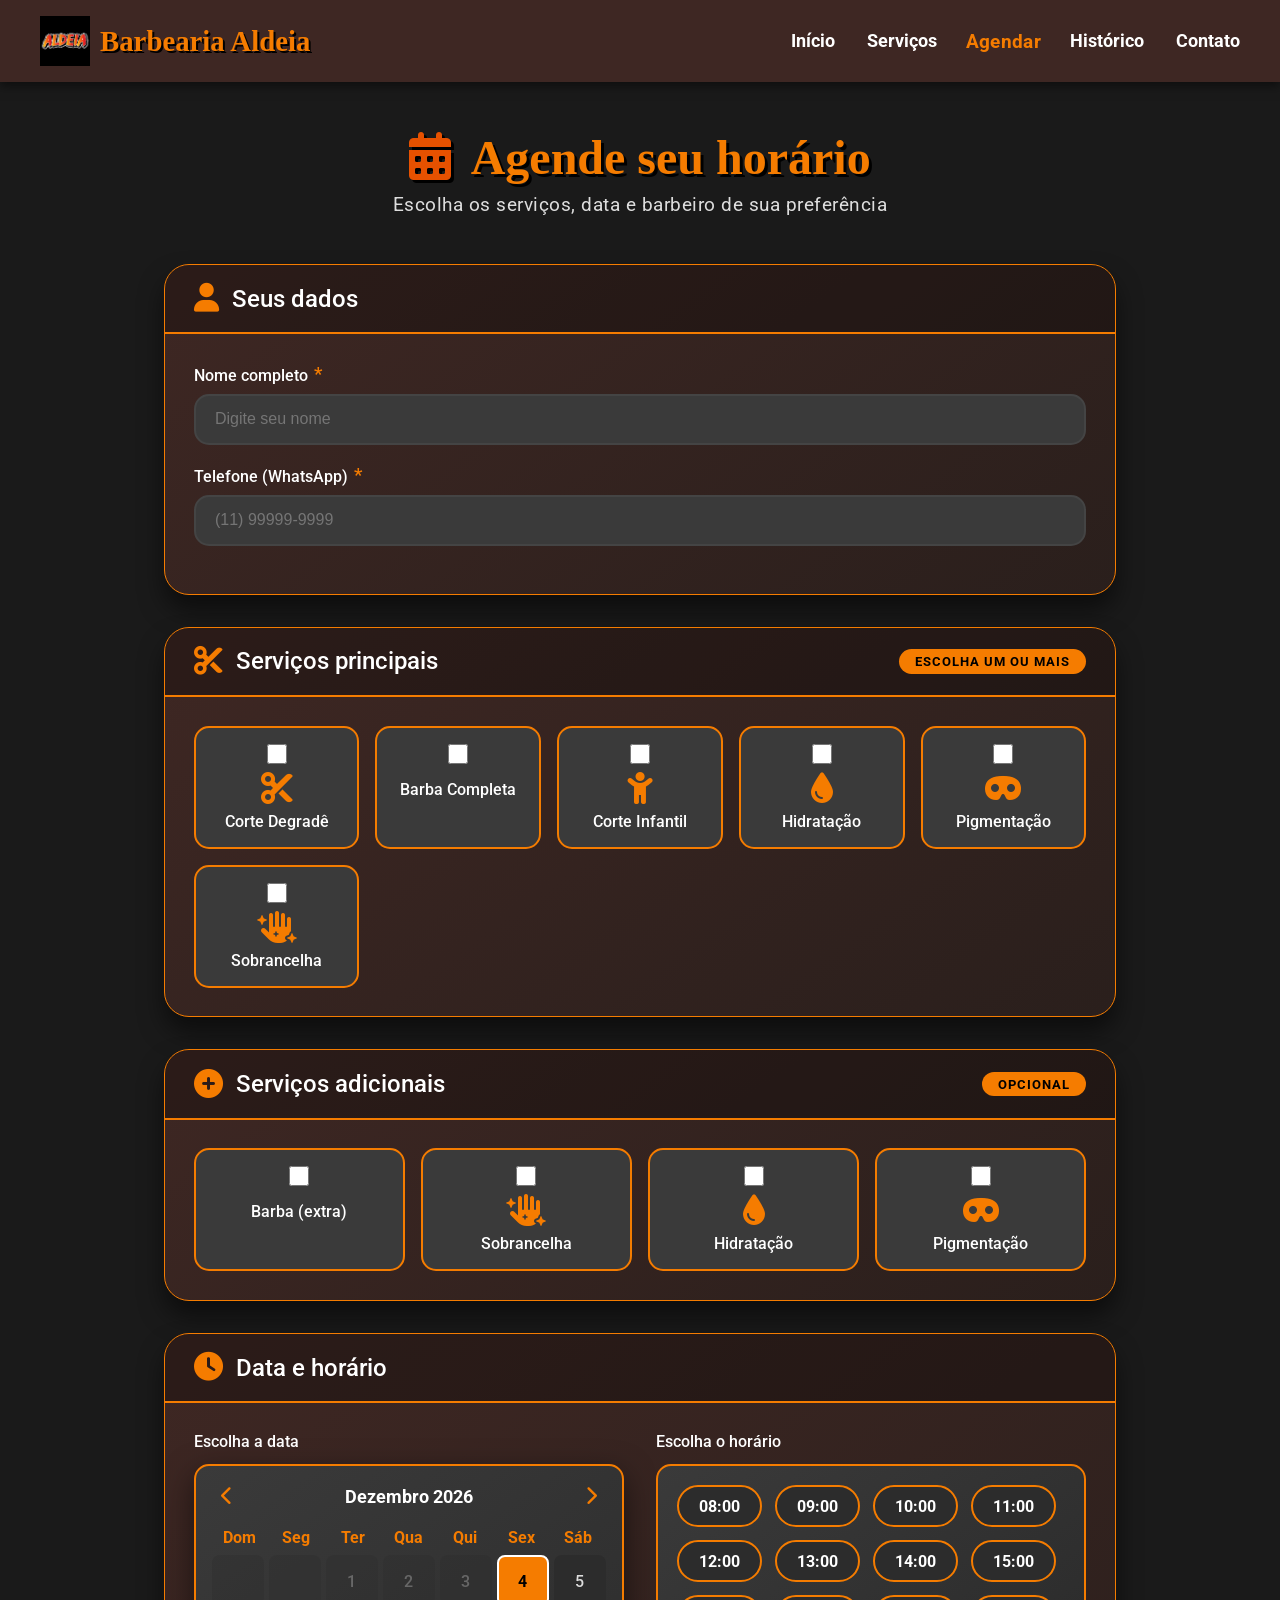
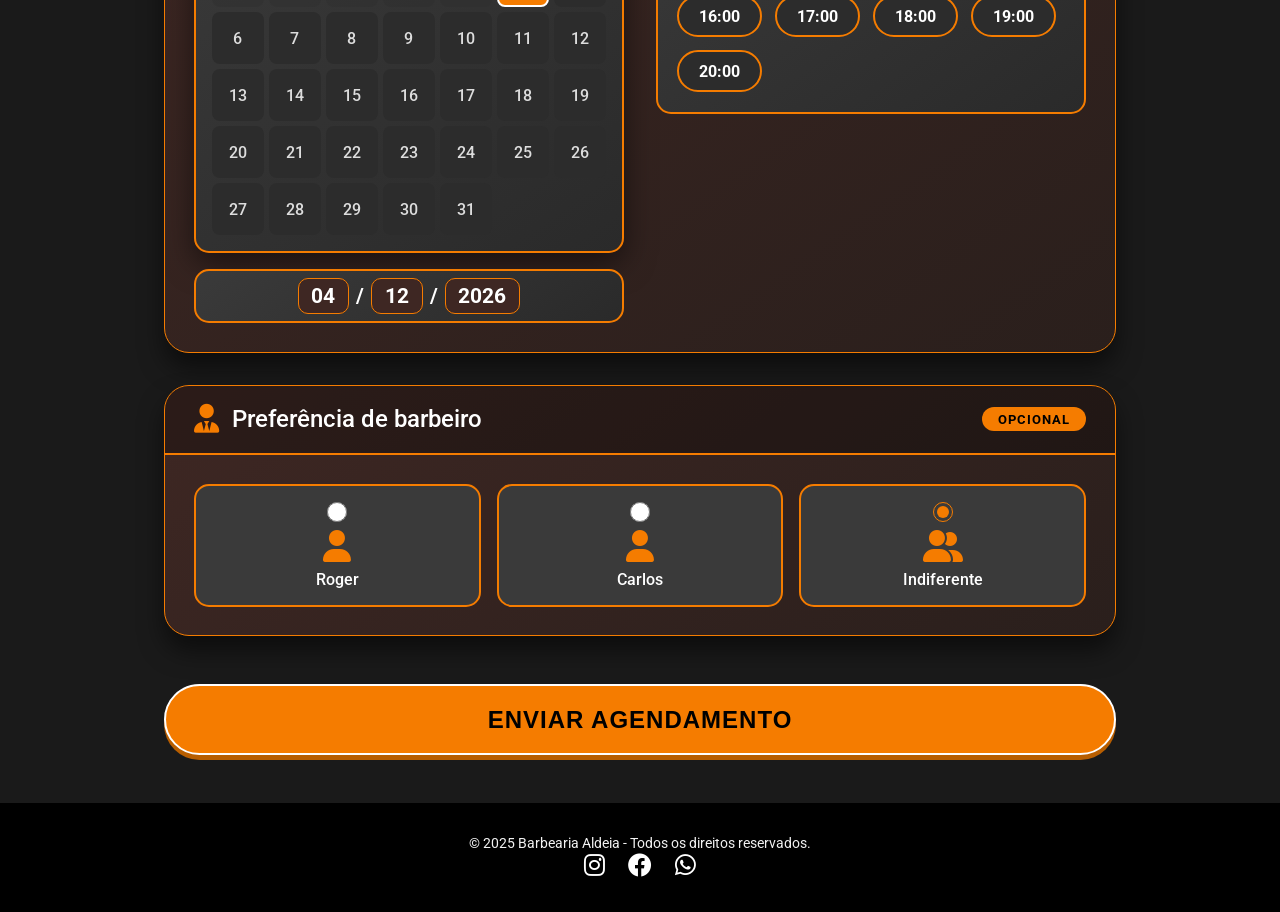
<file: agendamento.html>
<!DOCTYPE html>
<html lang="pt-br">
<head>
    <meta charset="UTF-8">
    <meta name="viewport" content="width=device-width, initial-scale=1.0">
    <title>Agendamento - Barbearia Aldeia</title>
    <link rel="stylesheet" href="style.css">
    <link href="https://fonts.googleapis.com/css2?family=Permanent+Marker&family=Roboto:wght@300;400;700&display=swap" rel="stylesheet">
    <link rel="stylesheet" href="https://cdnjs.cloudflare.com/ajax/libs/font-awesome/6.0.0-beta3/css/all.min.css">
</head>
<body>
    <header class="header">
        <nav class="navbar">
            <div class="logo">
                <img src="fotoaldeia1.jpeg" alt="Barbearia Aldeia">
                <h1>Barbearia Aldeia</h1>
            </div>
            <ul class="nav-links">
                <li><a href="index.html">Início</a></li>
                <li><a href="index.html#servicos">Serviços</a></li>
                <li><a href="agendamento.html" class="active">Agendar</a></li>
                <li><a href="historico.html">Histórico</a></li>
                <li><a href="#contato">Contato</a></li>
            </ul>
            <div class="burger">
                <div class="line1"></div>
                <div class="line2"></div>
                <div class="line3"></div>
            </div>
        </nav>
    </header>

    <main>
        <div class="agendamento-wrapper">
            <div class="agendamento-header">
                <h2><i class="fas fa-calendar-alt"></i> Agende seu horário</h2>
                <p>Escolha os serviços, data e barbeiro de sua preferência</p>
            </div>

            <div id="mensagem"></div>

            <form id="agendamentoForm" class="agendamento-form">
                <!-- Dados do cliente -->
                <div class="form-card">
                    <div class="card-header"><i class="fas fa-user"></i><h3>Seus dados</h3></div>
                    <div class="card-body">
                        <div class="form-group">
                            <label for="nome">Nome completo <span class="required">*</span></label>
                            <input type="text" id="nome" name="nome" placeholder="Digite seu nome" required>
                        </div>
                        <div class="form-group">
                            <label for="telefone">Telefone (WhatsApp) <span class="required">*</span></label>
                            <input type="tel" id="telefone" name="telefone" placeholder="(11) 99999-9999" required>
                        </div>
                    </div>
                </div>

                <!-- Serviços principais -->
                <div class="form-card">
                    <div class="card-header"><i class="fas fa-cut"></i><h3>Serviços principais</h3><span class="badge">escolha um ou mais</span></div>
                    <div class="card-body">
                        <div class="checkbox-grid">
                            <label class="option-card"><input type="checkbox" name="servicos" value="Corte Degradê"><i class="fas fa-cut"></i><span>Corte Degradê</span></label>
                            <label class="option-card"><input type="checkbox" name="servicos" value="Barba Completa"><i class="fas fa-beard"></i><span>Barba Completa</span></label>
                            <label class="option-card"><input type="checkbox" name="servicos" value="Corte Infantil"><i class="fas fa-child"></i><span>Corte Infantil</span></label>
                            <label class="option-card"><input type="checkbox" name="servicos" value="Hidratação"><i class="fas fa-tint"></i><span>Hidratação</span></label>
                            <label class="option-card"><input type="checkbox" name="servicos" value="Pigmentação"><i class="fas fa-mask"></i><span>Pigmentação</span></label>
                            <label class="option-card"><input type="checkbox" name="servicos" value="Sobrancelha"><i class="fas fa-hand-sparkles"></i><span>Sobrancelha</span></label>
                        </div>
                    </div>
                </div>

                <!-- Serviços adicionais -->
                <div class="form-card">
                    <div class="card-header"><i class="fas fa-plus-circle"></i><h3>Serviços adicionais</h3><span class="badge">opcional</span></div>
                    <div class="card-body">
                        <div class="checkbox-grid">
                            <label class="option-card"><input type="checkbox" name="adicionais" value="Barba"><i class="fas fa-beard"></i><span>Barba (extra)</span></label>
                            <label class="option-card"><input type="checkbox" name="adicionais" value="Sobrancelha"><i class="fas fa-hand-sparkles"></i><span>Sobrancelha</span></label>
                            <label class="option-card"><input type="checkbox" name="adicionais" value="Hidratação"><i class="fas fa-tint"></i><span>Hidratação</span></label>
                            <label class="option-card"><input type="checkbox" name="adicionais" value="Pigmentação"><i class="fas fa-mask"></i><span>Pigmentação</span></label>
                        </div>
                    </div>
                </div>

                <!-- Data e hora customizados (calendário sempre visível) -->
                <div class="form-card">
                    <div class="card-header"><i class="fas fa-clock"></i><h3>Data e horário</h3></div>
                    <div class="card-body">
                        <div class="custom-datetime">
                            <div class="custom-date">
                                <label>Escolha a data</label>
                                <div class="date-input-group">
                                    <input type="hidden" id="data" name="data" required>
                                    <div class="calendar-container" id="calendarContainer">
                                        <div class="calendar-header">
                                            <button type="button" id="prevMonth"><i class="fas fa-chevron-left"></i></button>
                                            <span id="monthYearDisplay">Março 2025</span>
                                            <button type="button" id="nextMonth"><i class="fas fa-chevron-right"></i></button>
                                        </div>
                                        <div class="calendar-weekdays">
                                            <span>Dom</span><span>Seg</span><span>Ter</span><span>Qua</span><span>Qui</span><span>Sex</span><span>Sáb</span>
                                        </div>
                                        <div class="calendar-days" id="calendarDays"></div>
                                    </div>
                                    <div class="selected-date" id="selectedDateDisplay">
                                        <span class="day">DD</span> / <span class="month">MM</span> / <span class="year">AAAA</span>
                                    </div>
                                </div>
                            </div>
                            <div class="custom-time">
                                <label>Escolha o horário</label>
                                <div class="time-slots" id="timeSlots"></div>
                                <input type="hidden" id="hora" name="hora" required>
                            </div>
                        </div>
                    </div>
                </div>

                <!-- Escolha do barbeiro -->
                <div class="form-card">
                    <div class="card-header"><i class="fas fa-user-tie"></i><h3>Preferência de barbeiro</h3><span class="badge">opcional</span></div>
                    <div class="card-body">
                        <div class="radio-group">
                            <label class="option-card radio"><input type="radio" name="barbeiro" value="Roger"><i class="fas fa-user"></i><span>Roger</span></label>
                            <label class="option-card radio"><input type="radio" name="barbeiro" value="Carlos"><i class="fas fa-user"></i><span>Carlos</span></label>
                            <label class="option-card radio"><input type="radio" name="barbeiro" value="Indiferente" checked><i class="fas fa-user-friends"></i><span>Indiferente</span></label>
                        </div>
                    </div>
                </div>

                <button type="submit" class="btn-submit">Enviar agendamento</button>
            </form>
        </div>
    </main>

    <footer id="contato">
        <p>&copy; 2025 Barbearia Aldeia - Todos os direitos reservados.</p>
        <div class="social">
            <a href="#"><i class="fab fa-instagram"></i></a>
            <a href="#"><i class="fab fa-facebook"></i></a>
            <a href="#"><i class="fab fa-whatsapp"></i></a>
        </div>
    </footer>

    <script src="script.js"></script>
    <script src="agendamento.js"></script>
</body>
</html>
</file>
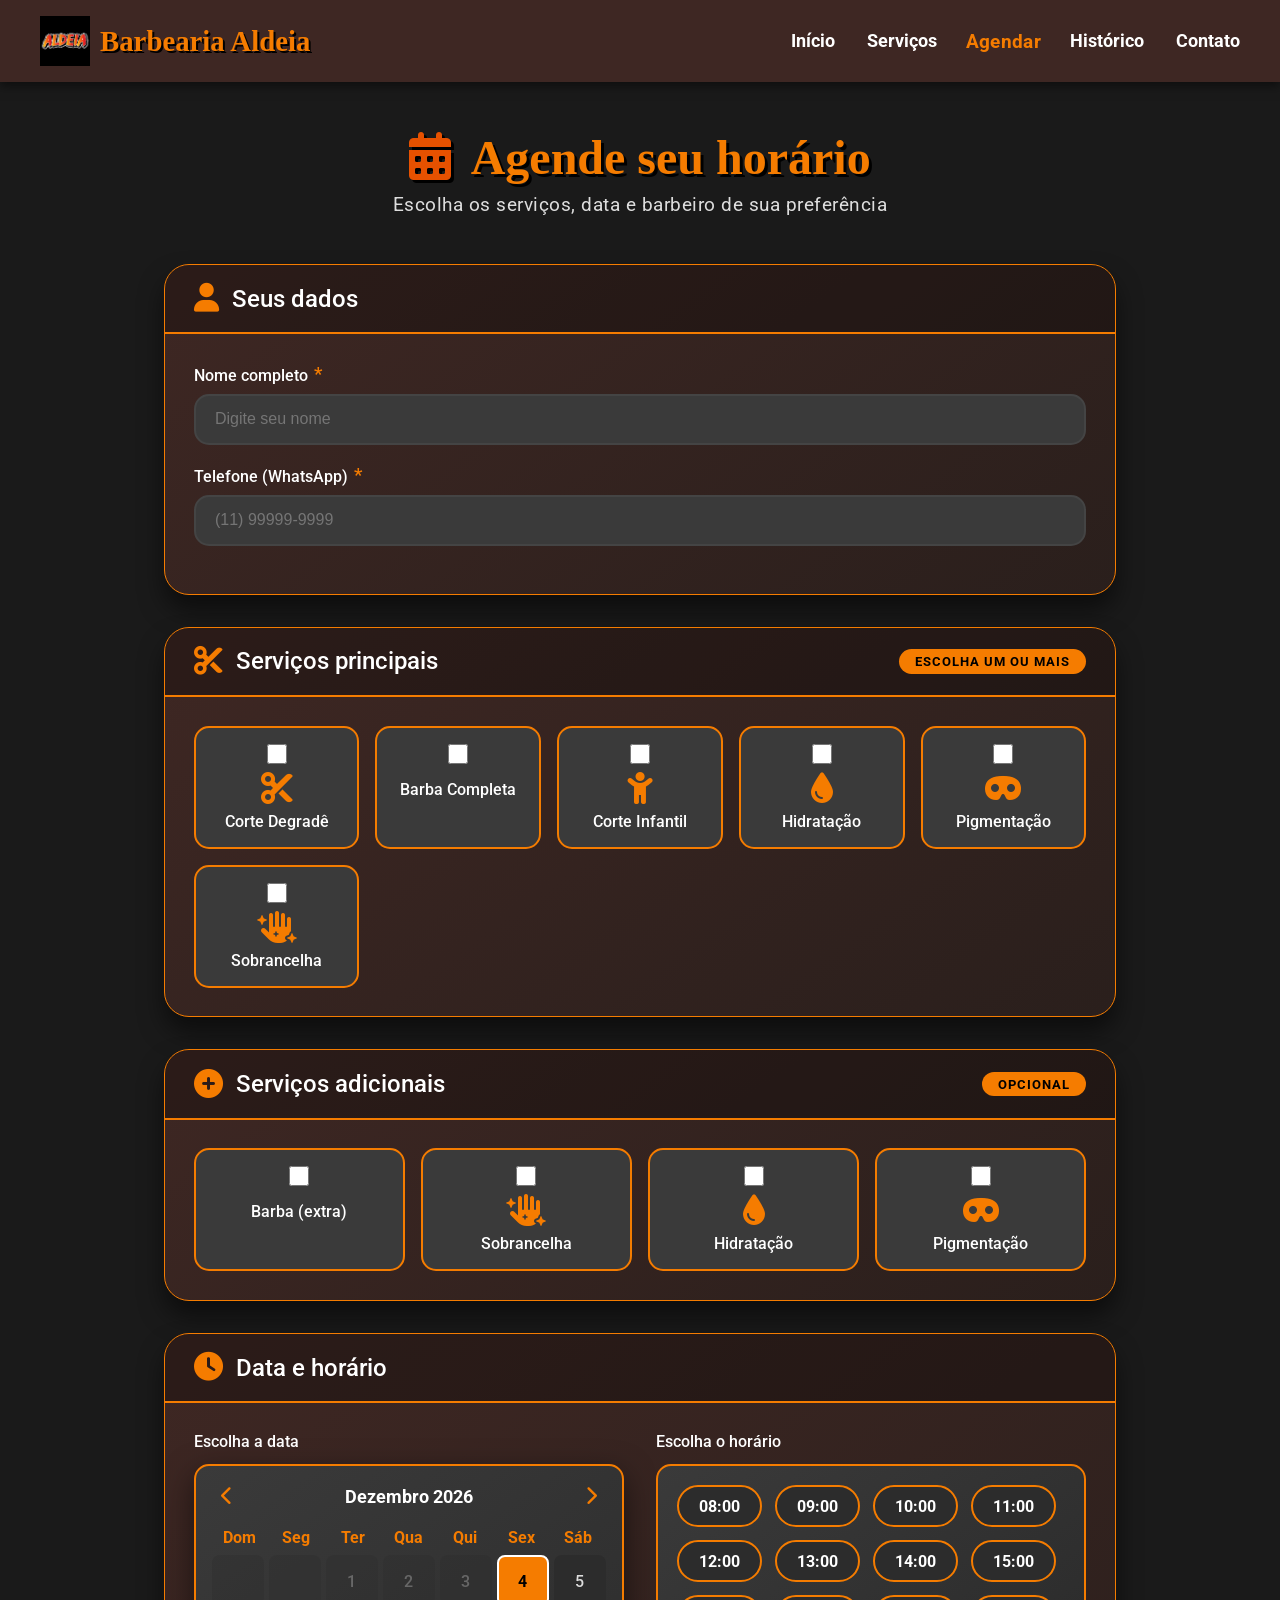
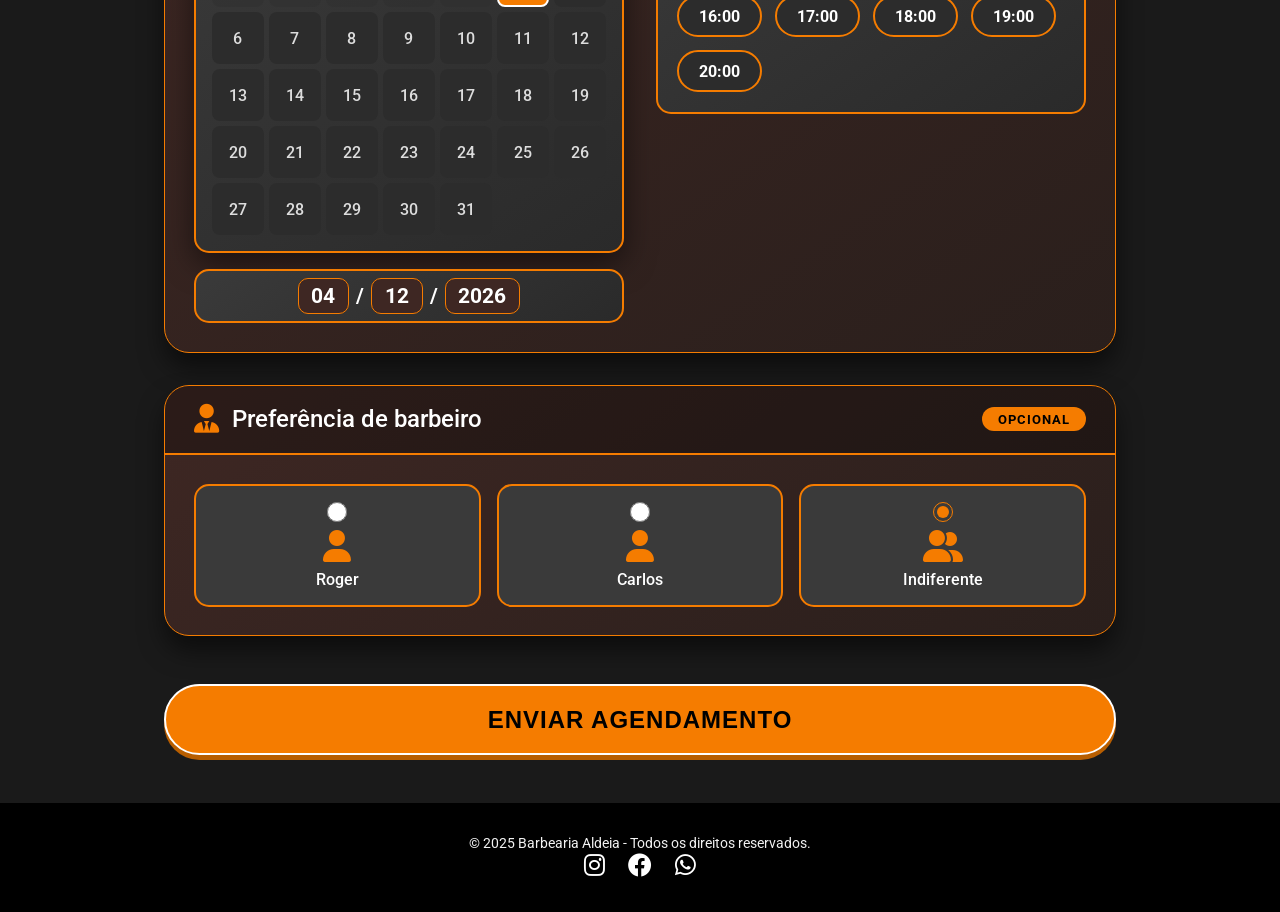
<file: confirmacao.html>
<!DOCTYPE html>
<html lang="pt-br">
<head>
    <meta charset="UTF-8">
    <meta name="viewport" content="width=device-width, initial-scale=1.0">
    <title>Confirmação - Barbearia Aldeia</title>
    <link rel="stylesheet" href="style.css">
    <link href="https://fonts.googleapis.com/css2?family=Permanent+Marker&family=Roboto:wght@300;400;700&display=swap" rel="stylesheet">
    <link rel="stylesheet" href="https://cdnjs.cloudflare.com/ajax/libs/font-awesome/6.0.0-beta3/css/all.min.css">
</head>
<body>
    <header class="header">
        <nav class="navbar">
            <div class="logo">
                <img src="fotoaldeia1.jpeg" alt="Barbearia Aldeia">
                <h1>Barbearia Aldeia</h1>
            </div>
            <ul class="nav-links">
                <li><a href="index.html">Início</a></li>
                <li><a href="index.html#servicos">Serviços</a></li>
                <li><a href="agendamento.html">Agendar</a></li>
                <li><a href="historico.html">Histórico</a></li>
                <li><a href="#contato">Contato</a></li>
            </ul>
            <div class="burger">
                <div class="line1"></div>
                <div class="line2"></div>
                <div class="line3"></div>
            </div>
        </nav>
    </header>

    <main>
        <div class="agendamento-wrapper" style="max-width: 700px;">
            <div class="agendamento-header">
                <h2><i class="fas fa-check-circle" style="color: #4CAF50;"></i> Agendamento confirmado!</h2>
                <p>Seu horário foi reservado. Veja os detalhes abaixo.</p>
            </div>

            <div class="form-card">
                <div class="card-header"><i class="fas fa-receipt"></i><h3>Detalhes do agendamento</h3></div>
                <div class="card-body" style="text-align: left;" id="detalhes">
                    <!-- preenchido via JS -->
                </div>
            </div>

            <div class="form-card confirmation">
                <div class="card-header"><i class="fab fa-whatsapp"></i><h3>Confirme com o barbeiro</h3></div>
                <div class="card-body">
                    <p>Para garantir seu horário, envie uma mensagem para o barbeiro pelo WhatsApp:</p>
                    <div class="whatsapp-buttons" id="whatsapp-links"></div>
                    <p style="margin-top: 1rem;">Ou <a href="historico.html" id="link-historico">clique aqui</a> para ver seu histórico.</p>
                </div>
            </div>

            <div style="text-align: center; margin-top: 2rem;">
                <a href="index.html" class="btn">Voltar para a página inicial</a>
            </div>
        </div>
    </main>

    <footer id="contato">
        <p>&copy; 2025 Barbearia Aldeia - Todos os direitos reservados.</p>
        <div class="social">
            <a href="#"><i class="fab fa-instagram"></i></a>
            <a href="#"><i class="fab fa-facebook"></i></a>
            <a href="#"><i class="fab fa-whatsapp"></i></a>
        </div>
    </footer>

    <script src="script.js"></script>
    <script src="confirmacao.js"></script>
</body>
</html>
</file>
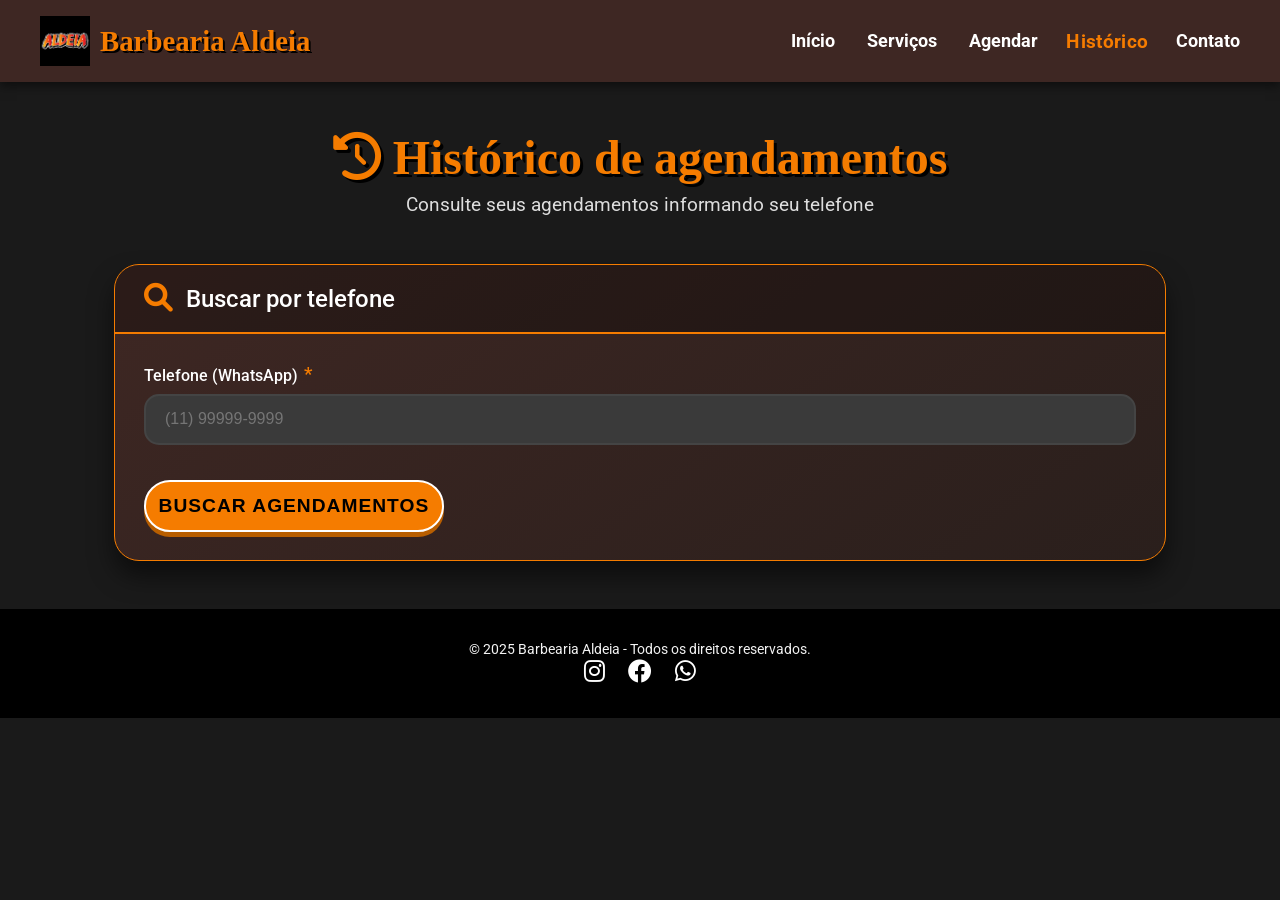
<file: historico.html>
<!DOCTYPE html>
<html lang="pt-br">
<head>
    <meta charset="UTF-8">
    <meta name="viewport" content="width=device-width, initial-scale=1.0">
    <title>Histórico - Barbearia Aldeia</title>
    <link rel="stylesheet" href="style.css">
    <link href="https://fonts.googleapis.com/css2?family=Permanent+Marker&family=Roboto:wght@300;400;700&display=swap" rel="stylesheet">
    <link rel="stylesheet" href="https://cdnjs.cloudflare.com/ajax/libs/font-awesome/6.0.0-beta3/css/all.min.css">
</head>
<body>
    <header class="header">
        <nav class="navbar">
            <div class="logo">
                <img src="fotoaldeia1.jpeg" alt="Barbearia Aldeia">
                <h1>Barbearia Aldeia</h1>
            </div>
            <ul class="nav-links">
                <li><a href="index.html">Início</a></li>
                <li><a href="index.html#servicos">Serviços</a></li>
                <li><a href="agendamento.html">Agendar</a></li>
                <li><a href="historico.html" class="active">Histórico</a></li>
                <li><a href="#contato">Contato</a></li>
            </ul>
            <div class="burger">
                <div class="line1"></div>
                <div class="line2"></div>
                <div class="line3"></div>
            </div>
        </nav>
    </header>

    <main>
        <div class="historico-wrapper">
            <div class="historico-header">
                <h2><i class="fas fa-history"></i> Histórico de agendamentos</h2>
                <p>Consulte seus agendamentos informando seu telefone</p>
            </div>

            <div class="form-card">
                <div class="card-header"><i class="fas fa-search"></i><h3>Buscar por telefone</h3></div>
                <div class="card-body">
                    <div class="form-group">
                        <label for="telefoneBusca">Telefone (WhatsApp) <span class="required">*</span></label>
                        <input type="tel" id="telefoneBusca" placeholder="(11) 99999-9999" required>
                    </div>
                    <button id="btnBuscar" class="btn-submit" style="font-size: 1.2rem; padding: 0.8rem;">Buscar agendamentos</button>
                </div>
            </div>

            <div id="resultadoBusca" style="margin-top: 2rem;"></div>
        </div>
    </main>

    <footer id="contato">
        <p>&copy; 2025 Barbearia Aldeia - Todos os direitos reservados.</p>
        <div class="social">
            <a href="#"><i class="fab fa-instagram"></i></a>
            <a href="#"><i class="fab fa-facebook"></i></a>
            <a href="#"><i class="fab fa-whatsapp"></i></a>
        </div>
    </footer>

    <script src="script.js"></script>
    <script src="historico.js"></script>
</body>
</html>
</file>
<file: style.css>
/* ===== RESET E CONFIGURAÇÕES GLOBAIS ===== */
* {
    margin: 0;
    padding: 0;
    box-sizing: border-box;
}

body {
    font-family: 'Roboto', sans-serif;
    background-color: #1a1a1a;
    color: #f2f2f2;
    overflow-x: hidden;
}

:root {
    --laranja-principal: #f57c00;
    --laranja-escuro: #e65100;
    --marrom: #3e2723;
    --cinza-escuro: #2c2c2c;
}

/* ===== HEADER E NAVEGAÇÃO ===== */
.header {
    background-color: var(--marrom);
    padding: 1rem 2rem;
    box-shadow: 0 4px 10px rgba(0,0,0,0.5);
    position: sticky;
    top: 0;
    z-index: 1000;
}

.navbar {
    display: flex;
    justify-content: space-between;
    align-items: center;
    max-width: 1200px;
    margin: 0 auto;
}

.logo {
    display: flex;
    align-items: center;
}

.logo img {
    height: 50px;
    margin-right: 10px;
}

.logo h1 {
    font-family: 'Permanent Marker', cursive;
    color: var(--laranja-principal);
    font-size: 1.8rem;
    text-shadow: 2px 2px 0 #000;
}

.nav-links {
    display: flex;
    list-style: none;
}

.nav-links li {
    margin-left: 2rem;
}

.nav-links a {
    color: #fff;
    text-decoration: none;
    font-weight: bold;
    font-size: 1.1rem;
    transition: color 0.3s, transform 0.3s;
    display: inline-block;
}

.nav-links a:hover,
.nav-links a.active {
    color: var(--laranja-principal);
    transform: scale(1.1);
}

.burger {
    display: none;
    cursor: pointer;
}

.burger div {
    width: 25px;
    height: 3px;
    background-color: #fff;
    margin: 5px;
    transition: all 0.3s ease;
}

/* ===== HERO ===== */
.hero {
    position: relative;
    min-height: 80vh;
    display: flex;
    align-items: center;
    justify-content: center;
    text-align: center;
    overflow: hidden;
}

.hero-image-container {
    position: absolute;
    top: 0;
    left: 0;
    width: 100%;
    height: 100%;
    z-index: 1;
}

.hero-img {
    width: 100%;
    height: 100%;
    object-fit: cover;
    display: block;
}

.hero-overlay {
    position: absolute;
    top: 0;
    left: 0;
    width: 100%;
    height: 100%;
    background: linear-gradient(135deg, rgba(62, 39, 35, 0.9) 0%, rgba(44, 44, 44, 0.8) 100%);
    z-index: 2;
}

.hero-content {
    position: relative;
    z-index: 3;
    max-width: 800px;
    padding: 2rem;
    color: #fff;
    animation: fadeInUp 1s ease-out;
}

.hero-title {
    font-family: 'Permanent Marker', cursive;
    font-size: 3.5rem;
    color: var(--laranja-principal);
    text-shadow: 3px 3px 0 #000;
    margin-bottom: 1rem;
}

.hero-subtitle {
    font-size: 1.3rem;
    margin-bottom: 2rem;
    color: #ddd;
}

.btn {
    display: inline-block;
    background-color: var(--laranja-principal);
    color: #000;
    padding: 0.8rem 2rem;
    border-radius: 50px;
    text-decoration: none;
    font-weight: bold;
    font-size: 1.2rem;
    transition: background-color 0.3s, transform 0.3s, box-shadow 0.3s;
    border: 2px solid #fff;
    box-shadow: 0 4px 0 #b85e00;
}

.btn:hover {
    background-color: var(--laranja-escuro);
    transform: translateY(-2px);
    box-shadow: 0 6px 0 #b85e00;
}

.btn i {
    margin-left: 8px;
}

/* ===== SERVIÇOS ===== */
.servicos-destaque {
    text-align: center;
    padding: 4rem 2rem;
    background-color: var(--cinza-escuro);
}

.servicos-destaque h2 {
    font-family: 'Permanent Marker', cursive;
    font-size: 2.5rem;
    color: var(--laranja-principal);
    margin-bottom: 3rem;
    text-shadow: 2px 2px 0 #000;
}

.cards {
    display: flex;
    flex-wrap: wrap;
    justify-content: center;
    gap: 2rem;
    max-width: 1200px;
    margin: 0 auto;
}

.card {
    background-color: var(--marrom);
    padding: 2rem;
    border-radius: 15px;
    width: 300px;
    transition: transform 0.3s, box-shadow 0.3s;
    border: 2px solid var(--laranja-principal);
    animation: float 3s ease-in-out infinite;
}

.card:nth-child(2) { animation-delay: 0.5s; }
.card:nth-child(3) { animation-delay: 1s; }
.card:nth-child(4) { animation-delay: 1.5s; }
.card:nth-child(5) { animation-delay: 2s; }
.card:nth-child(6) { animation-delay: 2.5s; }

.card:hover {
    transform: scale(1.05);
    box-shadow: 0 10px 30px var(--laranja-principal);
}

.card i {
    color: var(--laranja-principal);
    margin-bottom: 1rem;
}

.card h3 {
    font-size: 1.5rem;
    margin-bottom: 0.5rem;
    color: #fff;
}

.card p {
    color: #ccc;
}

/* ===== BARBEIROS ===== */
.barbeiros {
    text-align: center;
    padding: 4rem 2rem;
    background-color: var(--marrom);
}

.barbeiros h2 {
    font-family: 'Permanent Marker', cursive;
    font-size: 2.5rem;
    color: var(--laranja-principal);
    margin-bottom: 3rem;
    text-shadow: 2px 2px 0 #000;
}

.barbeiros-grid {
    display: flex;
    flex-wrap: wrap;
    justify-content: center;
    gap: 3rem;
    max-width: 800px;
    margin: 0 auto;
}

.barbeiro-card {
    background-color: var(--cinza-escuro);
    padding: 1.5rem;
    border-radius: 15px;
    width: 280px;
    border: 2px solid var(--laranja-principal);
    transition: transform 0.3s;
}

.barbeiro-card:hover {
    transform: scale(1.05);
}

.barbeiro-card img {
    width: 150px;
    height: 150px;
    border-radius: 50%;
    object-fit: cover;
    border: 4px solid var(--laranja-principal);
    margin-bottom: 1rem;
}

.barbeiro-card h3 {
    font-size: 1.8rem;
    color: var(--laranja-principal);
    margin-bottom: 0.5rem;
}

.barbeiro-card p {
    color: #ddd;
}

/* ===== DEPOIMENTOS ===== */
.depoimentos {
    text-align: center;
    padding: 4rem 2rem;
    background-color: var(--cinza-escuro);
}

.depoimentos h2 {
    font-family: 'Permanent Marker', cursive;
    font-size: 2.5rem;
    color: var(--laranja-principal);
    margin-bottom: 3rem;
    text-shadow: 2px 2px 0 #000;
}

.depoimentos-grid {
    display: flex;
    flex-wrap: wrap;
    justify-content: center;
    gap: 2rem;
    max-width: 1200px;
    margin: 0 auto;
}

.depoimento-card {
    background-color: var(--marrom);
    padding: 2rem;
    border-radius: 15px;
    width: 320px;
    border: 2px solid var(--laranja-principal);
    position: relative;
    text-align: left;
}

.depoimento-card i {
    color: var(--laranja-principal);
    font-size: 2rem;
    opacity: 0.5;
    margin-bottom: 1rem;
}

.depoimento-card p {
    font-style: italic;
    margin-bottom: 1.5rem;
    line-height: 1.6;
}

.cliente {
    display: flex;
    align-items: center;
    gap: 1rem;
    margin-bottom: 0.5rem;
}

.cliente img {
    width: 50px;
    height: 50px;
    border-radius: 50%;
    object-fit: cover;
    border: 2px solid var(--laranja-principal);
}

.cliente span {
    font-weight: bold;
    color: #fff;
}

.estrelas {
    color: #ffc107;
    font-size: 1.2rem;
}

/* ===== INSTAGRAM ===== */
.instagram {
    text-align: center;
    padding: 4rem 2rem;
    background-color: var(--marrom);
}

.instagram h2 {
    font-family: 'Permanent Marker', cursive;
    font-size: 2.5rem;
    color: var(--laranja-principal);
    margin-bottom: 0.5rem;
    text-shadow: 2px 2px 0 #000;
}

.instagram p {
    font-size: 1.2rem;
    color: var(--laranja-principal);
    margin-bottom: 2rem;
}

.instagram-follow-button {
    display: inline-block;
    background-color: var(--laranja-principal);
    color: #000;
    padding: 0.8rem 2.5rem;
    border-radius: 50px;
    text-decoration: none;
    font-weight: bold;
    font-size: 1.2rem;
    transition: background-color 0.3s, transform 0.2s;
    border: 2px solid #fff;
    box-shadow: 0 4px 0 #b85e00;
}

.instagram-follow-button:hover {
    background-color: var(--laranja-escuro);
    transform: translateY(-2px);
    box-shadow: 0 6px 0 #b85e00;
}

.instagram-follow-button i {
    margin-right: 8px;
}

/* ===== FOOTER ===== */
footer {
    background-color: #000;
    text-align: center;
    padding: 2rem;
    font-size: 0.9rem;
}

.social a {
    color: #fff;
    font-size: 1.5rem;
    margin: 0 10px;
    transition: color 0.3s;
}

.social a:hover {
    color: var(--laranja-principal);
}

/* ===== ANIMAÇÕES ===== */
@keyframes fadeInUp {
    from {
        opacity: 0;
        transform: translateY(30px);
    }
    to {
        opacity: 1;
        transform: translateY(0);
    }
}

@keyframes float {
    0% { transform: translateY(0px); }
    50% { transform: translateY(-10px); }
    100% { transform: translateY(0px); }
}

/* ===== RESPONSIVIDADE GERAL ===== */
@media screen and (max-width: 768px) {
    .nav-links {
        display: none;
        flex-direction: column;
        width: 100%;
        position: absolute;
        top: 80px;
        left: 0;
        background-color: var(--marrom);
        padding: 1rem;
    }
    .nav-links.active {
        display: flex;
    }
    .nav-links li {
        margin: 1rem 0;
    }
    .burger {
        display: block;
    }
    .hero-title {
        font-size: 2rem;
    }
}

@media screen and (max-width: 400px) {
    .checkbox-grid {
        grid-template-columns: 1fr;
    }
}

/* ===== ESTILOS DA PÁGINA DE AGENDAMENTO ===== */
.agendamento-wrapper {
    max-width: 1000px;
    margin: 3rem auto;
    padding: 0 1.5rem;
}

.agendamento-header {
    text-align: center;
    margin-bottom: 3rem;
}

.agendamento-header h2 {
    font-family: 'Permanent Marker', cursive;
    font-size: 3rem;
    color: var(--laranja-principal);
    text-shadow: 3px 3px 0 #000;
    margin-bottom: 0.5rem;
}

.agendamento-header h2 i {
    color: var(--laranja-escuro);
    margin-right: 10px;
}

.agendamento-header p {
    font-size: 1.2rem;
    color: #ddd;
    letter-spacing: 0.5px;
}

.agendamento-form {
    display: flex;
    flex-direction: column;
    gap: 2rem;
}

.form-card {
    background: linear-gradient(145deg, var(--marrom), #2a1f1c);
    border-radius: 25px;
    border: 1px solid var(--laranja-principal);
    box-shadow: 0 15px 25px rgba(0,0,0,0.5);
    overflow: hidden;
    transition: transform 0.2s, box-shadow 0.2s;
}

.form-card:hover {
    transform: translateY(-5px);
    box-shadow: 0 20px 30px rgba(245, 124, 0, 0.2);
}

.card-header {
    background-color: rgba(0,0,0,0.3);
    padding: 1.2rem 1.8rem;
    display: flex;
    align-items: center;
    gap: 0.8rem;
    border-bottom: 2px solid var(--laranja-principal);
}

.card-header i {
    font-size: 1.8rem;
    color: var(--laranja-principal);
}

.card-header h3 {
    font-size: 1.5rem;
    color: #fff;
    font-weight: 500;
    margin-right: auto;
}

.card-header .badge {
    background-color: var(--laranja-principal);
    color: #000;
    font-size: 0.8rem;
    font-weight: bold;
    padding: 0.3rem 1rem;
    border-radius: 30px;
    text-transform: uppercase;
    letter-spacing: 1px;
}

.card-body {
    padding: 1.8rem;
}

.form-group {
    margin-bottom: 1.2rem;
}

.form-group label {
    display: block;
    margin-bottom: 0.5rem;
    color: #fff;
    font-weight: 500;
    font-size: 1rem;
}

.form-group label .required {
    color: var(--laranja-principal);
    font-size: 1.2rem;
    margin-left: 2px;
}

.form-group input[type="text"],
.form-group input[type="tel"] {
    width: 100%;
    padding: 0.9rem 1.2rem;
    border-radius: 15px;
    border: 2px solid #444;
    background-color: #3a3a3a;
    color: #fff;
    font-size: 1rem;
    transition: border-color 0.3s, box-shadow 0.3s;
}

.form-group input:focus {
    outline: none;
    border-color: var(--laranja-principal);
    box-shadow: 0 0 0 3px rgba(245, 124, 0, 0.3);
}

.form-row {
    display: flex;
    gap: 1.5rem;
}

.form-row .form-group {
    flex: 1;
}

.checkbox-grid {
    display: grid;
    grid-template-columns: repeat(auto-fit, minmax(140px, 1fr));
    gap: 1rem;
}

.option-card {
    background-color: #3a3a3a;
    border: 2px solid var(--laranja-principal);
    border-radius: 15px;
    padding: 1rem 0.5rem;
    display: flex;
    flex-direction: column;
    align-items: center;
    gap: 0.5rem;
    cursor: pointer;
    transition: all 0.2s ease;
    text-align: center;
}

.option-card:hover {
    background-color: var(--laranja-escuro);
    transform: translateY(-3px);
    box-shadow: 0 8px 15px rgba(0,0,0,0.3);
}

.option-card input {
    width: 20px;
    height: 20px;
    accent-color: var(--laranja-principal);
}

.option-card i {
    font-size: 2rem;
    color: var(--laranja-principal);
}

.option-card span {
    color: #fff;
    font-weight: 500;
}

.option-card.radio {
    flex: 1;
    min-width: 100px;
}

.radio-group {
    display: flex;
    flex-wrap: wrap;
    gap: 1rem;
    justify-content: center;
}

/* ===== CALENDÁRIO CUSTOMIZADO (SEMPRE VISÍVEL) ===== */
.custom-datetime {
    display: flex;
    flex-wrap: wrap;
    gap: 2rem;
}

.custom-date {
    flex: 1;
    min-width: 280px;
}

.custom-date label {
    display: block;
    margin-bottom: 0.8rem;
    color: #fff;
    font-weight: 500;
}

.date-input-group {
    position: relative;
}

.calendar-container {
    background: linear-gradient(145deg, #3a3a3a, #2a2a2a);
    border: 2px solid var(--laranja-principal);
    border-radius: 15px;
    padding: 1rem;
    box-shadow: 0 10px 30px rgba(0,0,0,0.5);
    margin-bottom: 1rem;
}

.calendar-header {
    display: flex;
    justify-content: space-between;
    align-items: center;
    margin-bottom: 1rem;
}

.calendar-header button {
    background: none;
    border: none;
    color: var(--laranja-principal);
    font-size: 1.2rem;
    cursor: pointer;
    width: 30px;
    height: 30px;
    border-radius: 50%;
    transition: background-color 0.3s;
}

.calendar-header button:hover {
    background-color: var(--marrom);
}

#monthYearDisplay {
    font-weight: bold;
    color: #fff;
    font-size: 1.1rem;
}

.calendar-weekdays {
    display: grid;
    grid-template-columns: repeat(7, 1fr);
    text-align: center;
    font-weight: bold;
    color: var(--laranja-principal);
    margin-bottom: 0.5rem;
}

.calendar-days {
    display: grid;
    grid-template-columns: repeat(7, 1fr);
    gap: 0.3rem;
}

.calendar-day {
    aspect-ratio: 1;
    display: flex;
    align-items: center;
    justify-content: center;
    background-color: var(--cinza-escuro);
    border-radius: 8px;
    cursor: pointer;
    transition: all 0.2s;
    font-weight: 500;
    color: #ddd;
    border: 1px solid transparent;
}

.calendar-day:hover {
    background-color: var(--marrom);
    border-color: var(--laranja-principal);
    transform: scale(1.05);
}

.calendar-day.selected {
    background-color: var(--laranja-principal);
    color: #000;
    font-weight: bold;
    border: 2px solid #fff;
}

.calendar-day.disabled {
    opacity: 0.3;
    pointer-events: none;
    cursor: not-allowed;
}

.selected-date {
    text-align: center;
    background: linear-gradient(145deg, #3a3a3a, #2a2a2a);
    border: 2px solid var(--laranja-principal);
    border-radius: 15px;
    padding: 0.8rem;
    font-size: 1.3rem;
    font-weight: bold;
    color: #fff;
}

.selected-date span {
    background-color: var(--marrom);
    padding: 0.3rem 0.8rem;
    border-radius: 10px;
    border: 1px solid var(--laranja-principal);
    margin: 0 2px;
}

/* ===== SELETOR DE HORÁRIO ===== */
.custom-time {
    flex: 1;
    min-width: 250px;
}

.custom-time label {
    display: block;
    margin-bottom: 0.8rem;
    color: #fff;
    font-weight: 500;
}

.time-slots {
    display: flex;
    flex-wrap: wrap;
    gap: 0.8rem;
    background: linear-gradient(145deg, #3a3a3a, #2a2a2a);
    border: 2px solid var(--laranja-principal);
    border-radius: 15px;
    padding: 1.2rem;
    max-height: 300px;
    overflow-y: auto;
}

.time-slot {
    background-color: var(--cinza-escuro);
    border: 2px solid var(--laranja-principal);
    border-radius: 30px;
    padding: 0.6rem 1.2rem;
    font-size: 1rem;
    font-weight: bold;
    color: #fff;
    cursor: pointer;
    transition: all 0.2s;
    min-width: 85px;
    text-align: center;
}

.time-slot:hover {
    background-color: var(--marrom);
    transform: translateY(-2px);
    box-shadow: 0 4px 8px rgba(0,0,0,0.3);
}

.time-slot.selected {
    background-color: var(--laranja-principal);
    color: #000;
    border-color: #fff;
    box-shadow: 0 0 0 2px var(--laranja-escuro);
}
.calendar-day.disabled {
    opacity: 0.3;
    pointer-events: none;
    cursor: not-allowed;
}

/* ===== SELETOR DE HORÁRIO CUSTOMIZADO ===== */
.custom-time {
    flex: 1;
    min-width: 250px;
}

.custom-time label {
    display: block;
    margin-bottom: 0.8rem;
    color: #fff;
    font-weight: 500;
}

.time-slots {
    display: flex;
    flex-wrap: wrap;
    gap: 0.8rem;
    background: linear-gradient(145deg, #3a3a3a, #2a2a2a);
    border: 2px solid var(--laranja-principal);
    border-radius: 15px;
    padding: 1.2rem;
    max-height: 250px;
    overflow-y: auto;
}

.time-slot {
    background-color: var(--cinza-escuro);
    border: 2px solid var(--laranja-principal);
    border-radius: 30px;
    padding: 0.6rem 1.2rem;
    font-size: 1rem;
    font-weight: bold;
    color: #fff;
    cursor: pointer;
    transition: all 0.2s;
    min-width: 85px;
    text-align: center;
}

.time-slot:hover {
    background-color: var(--marrom);
    transform: translateY(-2px);
    box-shadow: 0 4px 8px rgba(0,0,0,0.3);
}

.time-slot.selected {
    background-color: var(--laranja-principal);
    color: #000;
    border-color: #fff;
    box-shadow: 0 0 0 2px var(--laranja-escuro);
}

.time-slot.disabled {
    opacity: 0.3;
    pointer-events: none;
    cursor: not-allowed;
}

/* ===== WHATSAPP BUTTONS ===== */
.whatsapp-buttons {
    display: flex;
    gap: 1rem;
    margin-top: 1.5rem;
    flex-wrap: wrap;
    justify-content: center;
}

.whatsapp-btn {
    display: inline-flex;
    align-items: center;
    gap: 0.8rem;
    background-color: #25D366;
    color: #fff;
    padding: 1rem 2rem;
    border-radius: 60px;
    text-decoration: none;
    font-weight: bold;
    font-size: 1.1rem;
    transition: all 0.3s;
    border: 2px solid #fff;
    box-shadow: 0 4px 0 #128C7E;
}

.whatsapp-btn:hover {
    background-color: #128C7E;
    transform: translateY(-3px);
    box-shadow: 0 6px 0 #075e54;
}

.whatsapp-btn i {
    font-size: 1.5rem;
}

/* ===== BOTÃO SUBMIT ===== */
.btn-submit {
    background-color: var(--laranja-principal);
    color: #000;
    font-size: 1.5rem;
    font-weight: bold;
    padding: 1.2rem;
    border: none;
    border-radius: 60px;
    cursor: pointer;
    transition: all 0.3s;
    border: 2px solid #fff;
    box-shadow: 0 5px 0 #b85e00;
    margin-top: 1rem;
    text-transform: uppercase;
    letter-spacing: 1px;
}

.btn-submit:hover {
    background-color: var(--laranja-escuro);
    transform: translateY(-3px);
    box-shadow: 0 8px 0 #b85e00;
}

/* ===== ALERTAS ===== */
.alert {
    padding: 1.2rem;
    border-radius: 12px;
    margin-bottom: 1.5rem;
    text-align: center;
    font-weight: bold;
    font-size: 1.1rem;
}

.alert.success {
    background-color: #4CAF50;
    color: #fff;
    border-left: 5px solid #2e7d32;
}

.alert.error {
    background-color: #f44336;
    color: #fff;
    border-left: 5px solid #b71c1c;
}

.alert.info {
    background-color: #2196F3;
    color: #fff;
    border-left: 5px solid #0b5e9e;
}

/* ===== TABELA DE HISTÓRICO ===== */
.historico-wrapper {
    max-width: 1100px;
    margin: 3rem auto;
    padding: 0 1.5rem;
}

.historico-header {
    text-align: center;
    margin-bottom: 3rem;
}

.historico-header h2 {
    font-family: 'Permanent Marker', cursive;
    font-size: 3rem;
    color: var(--laranja-principal);
    text-shadow: 3px 3px 0 #000;
    margin-bottom: 0.5rem;
}

.historico-header p {
    font-size: 1.2rem;
    color: #ddd;
}

.table-responsive {
    overflow-x: auto;
    margin-top: 2rem;
}

.historico-tabela {
    width: 100%;
    border-collapse: collapse;
    background: linear-gradient(145deg, var(--marrom), #2a1f1c);
    border-radius: 25px;
    border: 2px solid var(--laranja-principal);
    overflow: hidden;
    box-shadow: 0 15px 25px rgba(0,0,0,0.5);
}

.historico-tabela th {
    background-color: var(--laranja-principal);
    color: #000;
    padding: 1rem;
    font-weight: bold;
    text-transform: uppercase;
    letter-spacing: 1px;
    border-bottom: 3px solid #b85e00;
}

.historico-tabela td {
    padding: 1rem;
    border-bottom: 1px solid var(--laranja-principal);
    color: #fff;
}

.historico-tabela tr:last-child td {
    border-bottom: none;
}

.historico-tabela tr:hover td {
    background-color: rgba(245, 124, 0, 0.1);
}

.status-pendente {
    color: #ffc107;
    font-weight: bold;
}

.status-confirmado {
    color: #4CAF50;
    font-weight: bold;
}

.status-cancelado {
    color: #f44336;
    font-weight: bold;
}

/* ===== RESPONSIVIDADE AGENDAMENTO ===== */
@media (max-width: 600px) {
    .agendamento-wrapper {
        padding: 0 1rem;
    }
    .form-row {
        flex-direction: column;
    }
    .whatsapp-buttons {
        flex-direction: column;
    }
    .checkbox-grid {
        grid-template-columns: 1fr 1fr;
    }
    .card-header {
        flex-wrap: wrap;
    }
    .card-header .badge {
        margin-left: 0;
    }
    .custom-datetime {
        flex-direction: column;
    }
}
</file>
